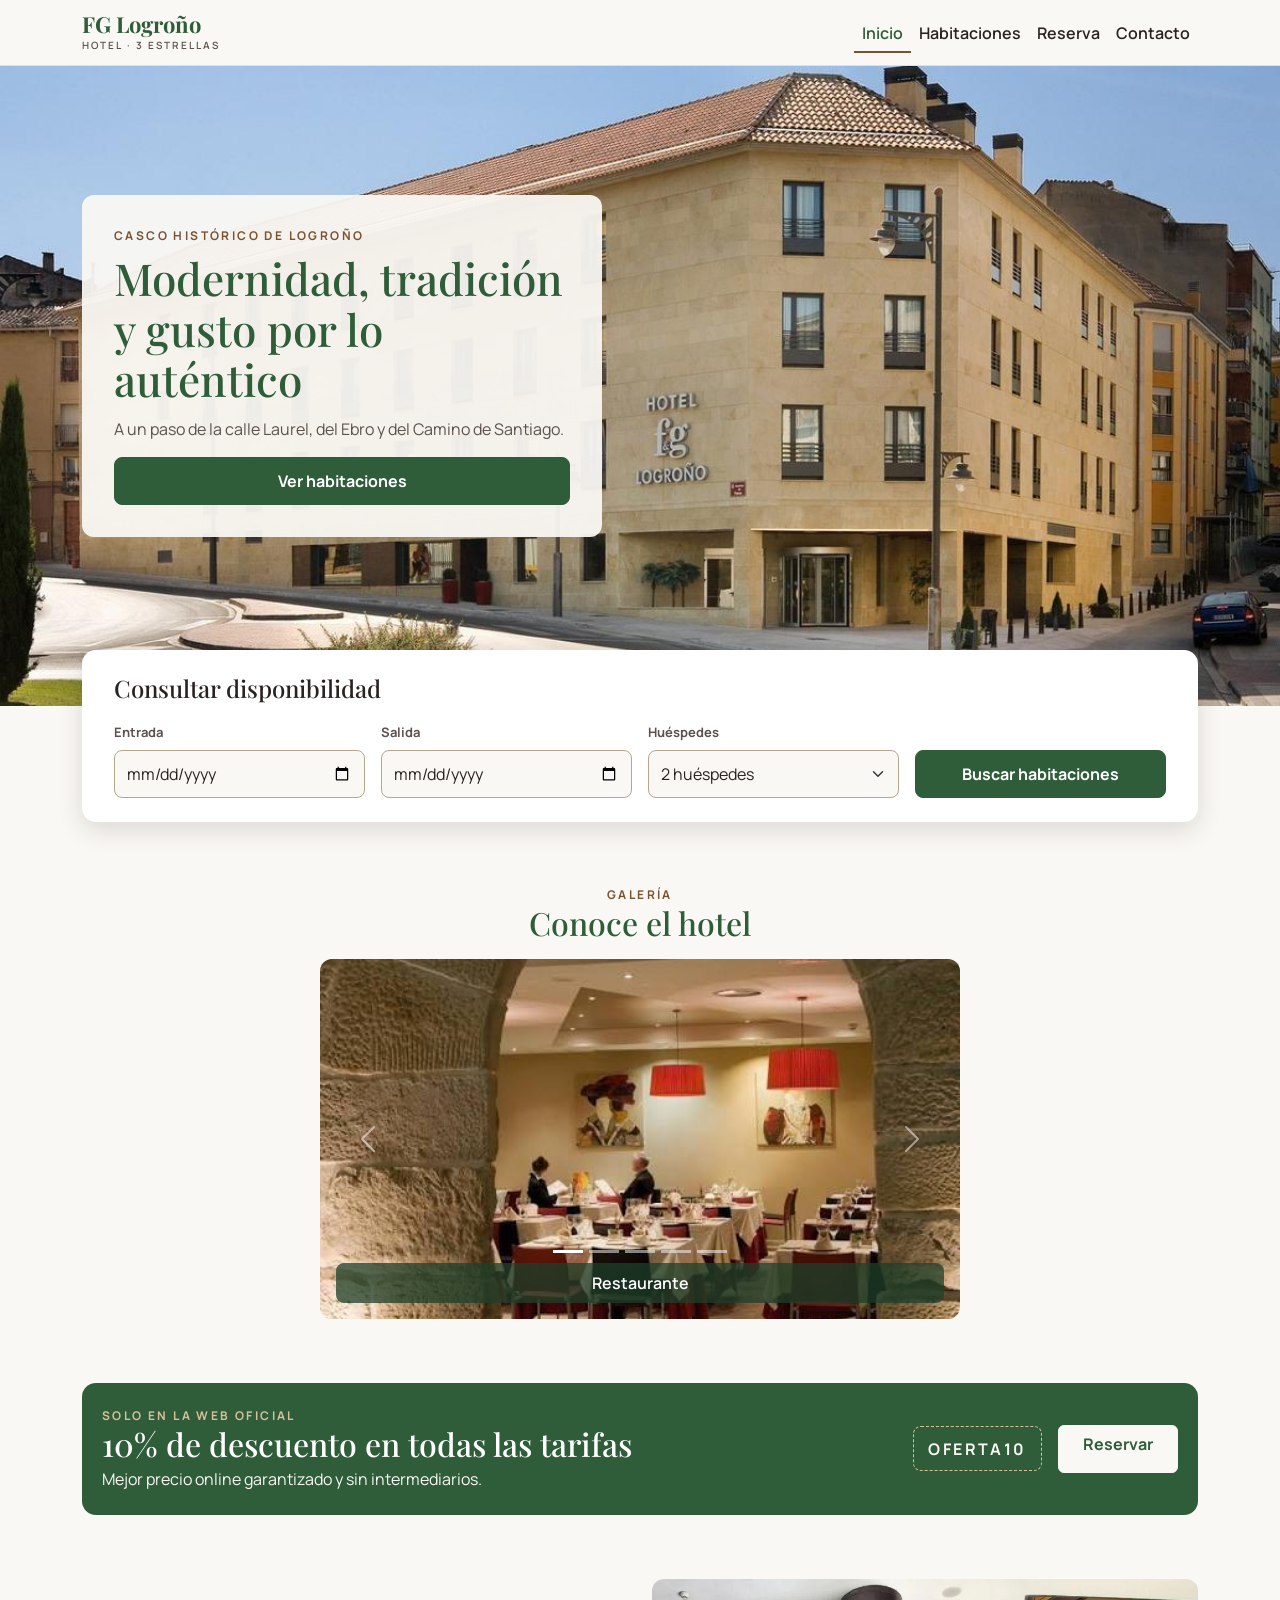
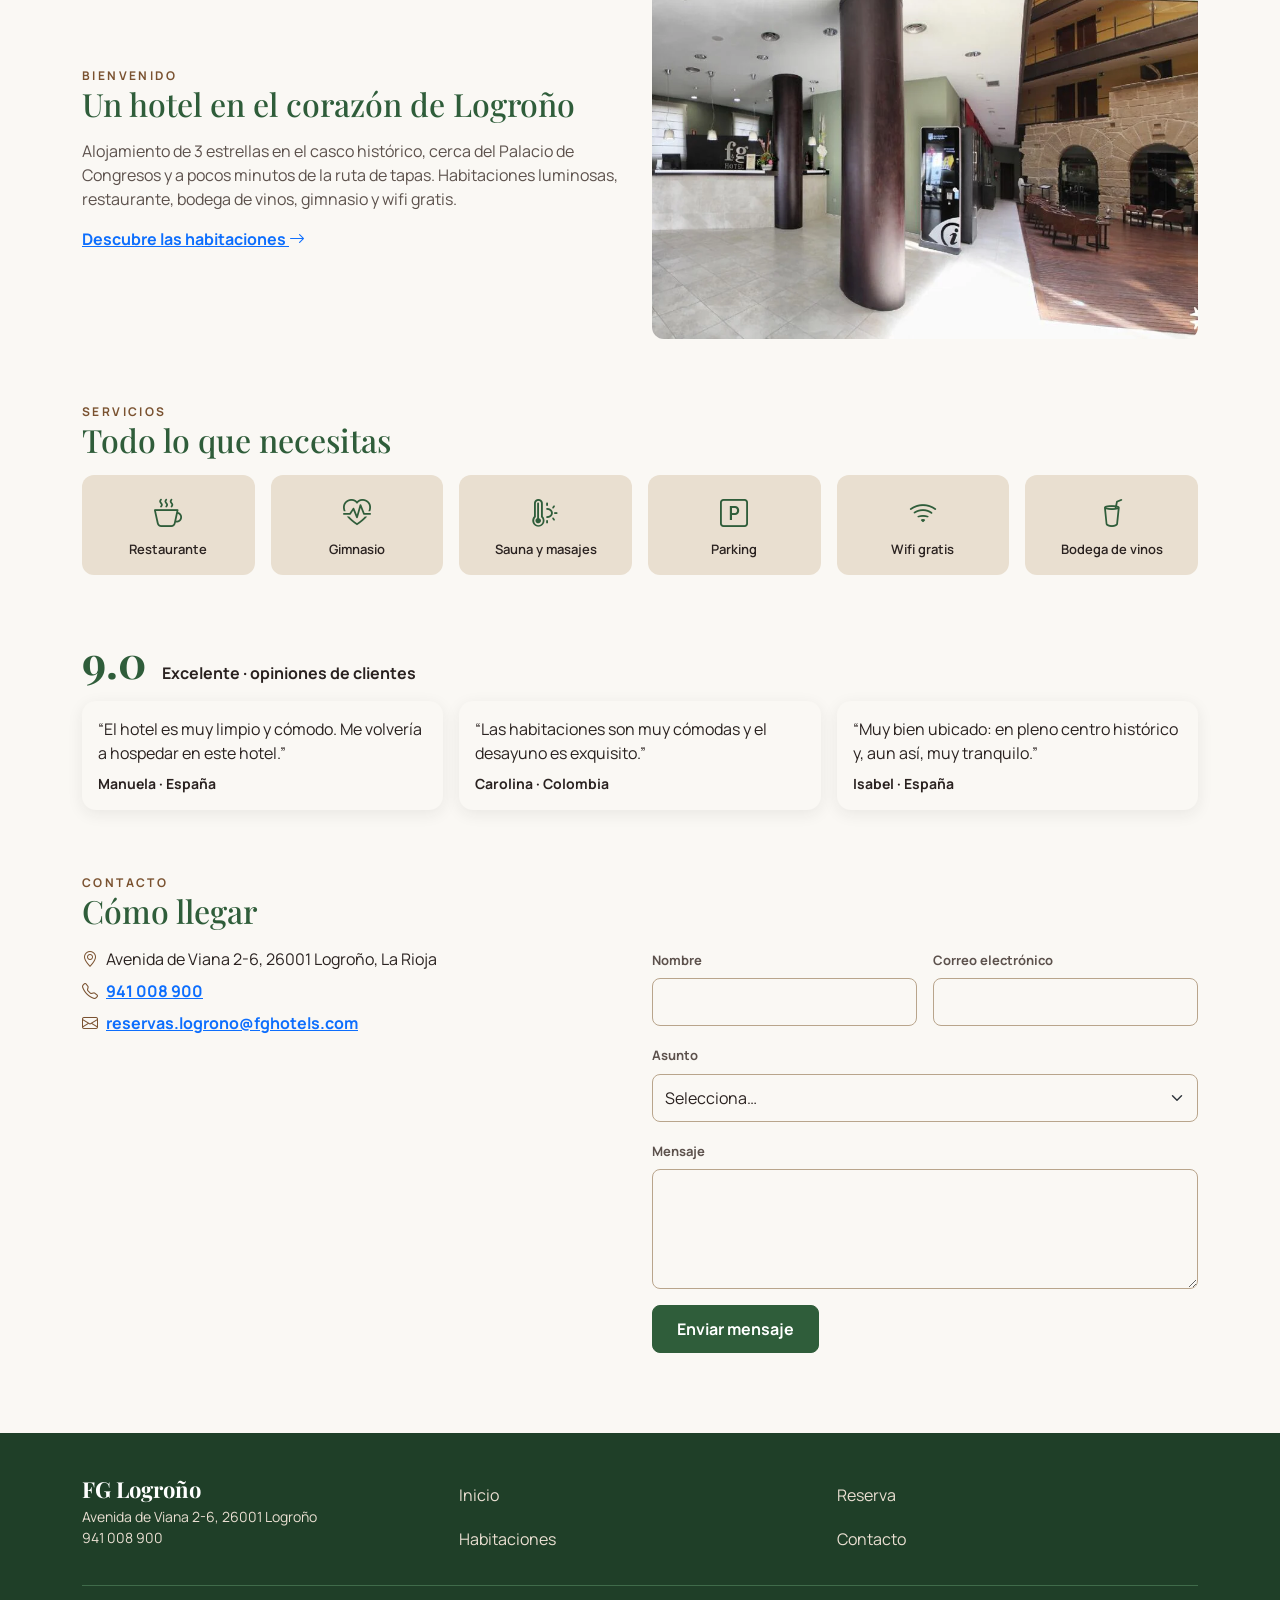
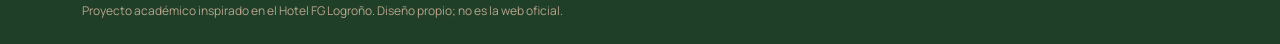
<file: index.html>
<!doctype html>
<html lang="es">
<head>
  <meta charset="utf-8">
  <meta name="viewport" content="width=device-width, initial-scale=1">
  <title>FG Logroño · Hotel en el casco histórico</title>
  <link rel="preconnect" href="https://fonts.googleapis.com">
  <link href="https://fonts.googleapis.com/css2?family=Manrope:wght@400;500;600;700&family=Playfair+Display:wght@500;600;700&display=swap" rel="stylesheet">
  <link href="https://cdn.jsdelivr.net/npm/bootstrap@5.3.3/dist/css/bootstrap.min.css" rel="stylesheet">
  <link href="https://cdn.jsdelivr.net/npm/bootstrap-icons@1.11.3/font/bootstrap-icons.min.css" rel="stylesheet">
  <link href="css/style.css" rel="stylesheet">
</head>
<body data-page="home">

<nav class="navbar navbar-expand-lg navbar-fg sticky-top">
  <div class="container">
    <a class="navbar-brand" href="index.html">FG Logroño<small>Hotel · 3 estrellas</small></a>
    <button class="navbar-toggler" type="button" data-bs-toggle="collapse" data-bs-target="#menu" aria-controls="menu" aria-expanded="false" aria-label="Abrir menú">
      <i class="bi bi-list fs-3"></i><i class="bi bi-x-lg fs-5"></i>
    </button>
    <div class="collapse navbar-collapse" id="menu">
      <ul class="navbar-nav ms-lg-auto">
        <li class="nav-item"><a class="nav-link active" aria-current="page" href="index.html">Inicio</a></li>
        <li class="nav-item"><a class="nav-link" href="rooms.html">Habitaciones</a></li>
        <li class="nav-item"><a class="nav-link" href="index.html#reserva">Reserva</a></li>
        <li class="nav-item"><a class="nav-link" href="index.html#contacto">Contacto</a></li>
      </ul>
    </div>
  </div>
</nav>

<header class="hero">
  <div class="container">
    <div class="hero-card">
      <div class="eyebrow">Casco histórico de Logroño</div>
      <h1>Modernidad, tradición y gusto por lo auténtico</h1>
      <p class="text-muted-fg">A un paso de la calle Laurel, del Ebro y del Camino de Santiago.</p>
      <a href="rooms.html" class="btn btn-fg w-100 w-lg-auto px-4">Ver habitaciones</a>
    </div>
  </div>
</header>

<!-- Buscador de reservas -->
<section id="reserva" class="container" aria-label="Buscador de reservas">
  <form class="booking needs-validation" action="available.html" method="get" data-search novalidate>
    <h2 class="h4 mb-3">Consultar disponibilidad</h2>
    <div class="row g-3 align-items-end">
      <div class="col-6 col-lg-3">
        <label for="entrada" class="form-label">Entrada</label>
        <input type="date" class="form-control" id="entrada" name="entrada" required>
        <div class="invalid-feedback">Elige la fecha de entrada.</div>
      </div>
      <div class="col-6 col-lg-3">
        <label for="salida" class="form-label">Salida</label>
        <input type="date" class="form-control" id="salida" name="salida" required>
        <div class="invalid-feedback">La salida debe ser posterior a la entrada.</div>
      </div>
      <div class="col-12 col-lg-3">
        <label for="huespedes" class="form-label">Huéspedes</label>
        <select class="form-select" id="huespedes" name="huespedes" required>
          <option value="1">1 huésped</option>
          <option value="2" selected>2 huéspedes</option>
          <option value="3">3 huéspedes</option>
        </select>
      </div>
      <div class="col-12 col-lg-3 d-grid">
        <button type="submit" class="btn btn-fg">Buscar habitaciones</button>
      </div>
    </div>
  </form>
</section>

<!-- Carrusel -->
<section class="section pb-0" aria-label="Galería">
  <div class="container">
    <div class="eyebrow">Galería</div>
    <h2 class="mb-3">Conoce el hotel</h2>
    <div id="galeria" class="carousel slide" data-bs-ride="carousel">
      <div class="carousel-indicators">
        <button type="button" data-bs-target="#galeria" data-bs-slide-to="0" class="active" aria-current="true" aria-label="Imagen 1"></button>
        <button type="button" data-bs-target="#galeria" data-bs-slide-to="1" aria-label="Imagen 2"></button>
        <button type="button" data-bs-target="#galeria" data-bs-slide-to="2" aria-label="Imagen 3"></button>
        <button type="button" data-bs-target="#galeria" data-bs-slide-to="3" aria-label="Imagen 4"></button>
        <button type="button" data-bs-target="#galeria" data-bs-slide-to="4" aria-label="Imagen 5"></button>
      </div>
      <div class="carousel-inner">
        <div class="carousel-item active"><img src="img/carrusel-1.jpg" class="d-block w-100 img-ph" alt="Restaurante del hotel"><div class="carousel-caption"><p class="mb-0 fw-semibold">Restaurante</p></div></div>
        <div class="carousel-item"><img src="img/carrusel-2.jpg" class="d-block w-100 img-ph" alt="Gimnasio"><div class="carousel-caption"><p class="mb-0 fw-semibold">Sauna</p></div></div>
        <div class="carousel-item"><img src="img/carrusel-3.jpg" class="d-block w-100 img-ph" alt="Sauna"><div class="carousel-caption"><p class="mb-0 fw-semibold">Gimnasio</p></div></div>
        <div class="carousel-item"><img src="img/carrusel-4.jpg" class="d-block w-100 img-ph" alt="Interiores del hotel"><div class="carousel-caption"><p class="mb-0 fw-semibold">Interiores</p></div></div>
        <div class="carousel-item"><img src="img/carrusel-5.jpg" class="d-block w-100 img-ph" alt="Cafetería Rua Vieja"><div class="carousel-caption"><p class="mb-0 fw-semibold">Cafetería Rua Vieja</p></div></div>
      </div>
      <button class="carousel-control-prev" type="button" data-bs-target="#galeria" data-bs-slide="prev"><span class="carousel-control-prev-icon" aria-hidden="true"></span><span class="visually-hidden">Anterior</span></button>
      <button class="carousel-control-next" type="button" data-bs-target="#galeria" data-bs-slide="next"><span class="carousel-control-next-icon" aria-hidden="true"></span><span class="visually-hidden">Siguiente</span></button>
    </div>
  </div>
</section>

<!-- Oferta -->
<section class="section pb-0" aria-label="Oferta">
  <div class="container">
    <div class="offer d-flex flex-column flex-lg-row align-items-lg-center justify-content-lg-between gap-3">
      <div>
        <div class="eyebrow">Solo en la web oficial</div>
        <h2 class="mb-1">10% de descuento en todas las tarifas</h2>
        <p class="mb-0">Mejor precio online garantizado y sin intermediarios.</p>
      </div>
      <div class="d-flex align-items-center gap-3">
        <span class="promo-code">OFERTA10</span>
        <a href="#reserva" class="btn btn-cream px-4">Reservar</a>
      </div>
    </div>
  </div>
</section>

<!-- Sobre el hotel -->
<section class="section" aria-label="Sobre el hotel">
  <div class="container">
    <div class="row g-4 align-items-center">
      <div class="col-lg-6 order-lg-2"><img src="img/sobre-hotel.jpg" class="img-ph img-about" alt="Recepción del hotel"></div>
      <div class="col-lg-6 order-lg-1">
        <div class="eyebrow">Bienvenido</div>
        <h2 class="mb-3">Un hotel en el corazón de Logroño</h2>
        <p class="text-muted-fg">Alojamiento de 3 estrellas en el casco histórico, cerca del Palacio de Congresos y a pocos minutos de la ruta de tapas. Habitaciones luminosas, restaurante, bodega de vinos, gimnasio y wifi gratis.</p>
        <a href="rooms.html" class="fw-bold">Descubre las habitaciones <i class="bi bi-arrow-right"></i></a>
      </div>
    </div>
  </div>
</section>

<!-- Servicios -->
<section class="section pt-0" aria-label="Servicios">
  <div class="container">
    <div class="eyebrow">Servicios</div>
    <h2 class="mb-3">Todo lo que necesitas</h2>
    <div class="row row-cols-3 row-cols-lg-6 g-3">
      <div class="col"><div class="service"><i class="bi bi-cup-hot"></i>Restaurante</div></div>
      <div class="col"><div class="service"><i class="bi bi-heart-pulse"></i>Gimnasio</div></div>
      <div class="col"><div class="service"><i class="bi bi-thermometer-sun"></i>Sauna y masajes</div></div>
      <div class="col"><div class="service"><i class="bi bi-p-square"></i>Parking</div></div>
      <div class="col"><div class="service"><i class="bi bi-wifi"></i>Wifi gratis</div></div>
      <div class="col"><div class="service"><i class="bi bi-cup-straw"></i>Bodega de vinos</div></div>
    </div>
  </div>
</section>

<!-- Opiniones -->
<section class="section pt-0" aria-label="Opiniones">
  <div class="container">
    <div class="d-flex align-items-baseline gap-3 mb-3">
      <span class="score">9.0</span><span class="fw-bold">Excelente · opiniones de clientes</span>
    </div>
    <div class="row row-cols-1 row-cols-lg-3 g-3">
      <div class="col"><figure class="card card-fg h-100 p-3 mb-0"><blockquote class="mb-2">“El hotel es muy limpio y cómodo. Me volvería a hospedar en este hotel.”</blockquote><figcaption class="small fw-bold">Manuela · España</figcaption></figure></div>
      <div class="col"><figure class="card card-fg h-100 p-3 mb-0"><blockquote class="mb-2">“Las habitaciones son muy cómodas y el desayuno es exquisito.”</blockquote><figcaption class="small fw-bold">Carolina · Colombia</figcaption></figure></div>
      <div class="col"><figure class="card card-fg h-100 p-3 mb-0"><blockquote class="mb-2">“Muy bien ubicado: en pleno centro histórico y, aun así, muy tranquilo.”</blockquote><figcaption class="small fw-bold">Isabel · España</figcaption></figure></div>
    </div>
  </div>
</section>

<!-- Contacto -->
<section id="contacto" class="section pt-0" aria-label="Contacto">
  <div class="container">
    <div class="eyebrow">Contacto</div>
    <h2 class="mb-3">Cómo llegar</h2>
    <div class="row g-4">
      <div class="col-lg-6">
        <ul class="list-unstyled contact-list mb-3">
          <li class="mb-2"><i class="bi bi-geo-alt"></i>Avenida de Viana 2-6, 26001 Logroño, La Rioja</li>
          <li class="mb-2"><i class="bi bi-telephone"></i><a href="tel:941008900" class="fw-bold">941 008 900</a></li>
          <li><i class="bi bi-envelope"></i><a href="mailto:reservas.logrono@fghotels.com" class="fw-bold">reservas.logrono@fghotels.com</a></li>
        </ul>
        <iframe class="map-frame" title="Ubicación del hotel en Logroño" loading="lazy"
          src="https://www.google.com/maps?q=Avenida+de+Viana+2-6,+26001+Logro%C3%B1o&output=embed"></iframe>
      </div>
      <div class="col-lg-6">
        <form id="contactForm" class="needs-validation" novalidate>
          <div class="row g-3">
            <div class="col-md-6"><label for="cNombre" class="form-label">Nombre</label><input type="text" class="form-control" id="cNombre" required><div class="invalid-feedback">Indica tu nombre.</div></div>
            <div class="col-md-6"><label for="cEmail" class="form-label">Correo electrónico</label><input type="email" class="form-control" id="cEmail" required><div class="invalid-feedback">Introduce un correo válido.</div></div>
            <div class="col-12"><label for="cAsunto" class="form-label">Asunto</label>
              <select class="form-select" id="cAsunto" required><option value="">Selecciona…</option><option>Pregunta general</option><option>Mi reserva</option><option>Grupos y eventos</option></select>
              <div class="invalid-feedback">Elige un asunto.</div></div>
            <div class="col-12"><label for="cMensaje" class="form-label">Mensaje</label><textarea class="form-control" id="cMensaje" required></textarea><div class="invalid-feedback">Escribe tu mensaje.</div></div>
            <div class="col-12"><button type="submit" class="btn btn-fg px-4">Enviar mensaje</button></div>
            <div class="col-12"><div id="contactOk" class="alert alert-success d-none mb-0" role="status">Mensaje enviado (simulación). ¡Gracias!</div></div>
          </div>
        </form>
      </div>
    </div>
  </div>
</section>

<footer class="site-footer">
  <div class="container">
    <div class="row g-3">
      <div class="col-md-4"><div class="brand">FG Logroño</div><p class="small mb-0">Avenida de Viana 2-6, 26001 Logroño<br>941 008 900</p></div>
      <div class="col-6 col-md-4 d-flex flex-column"><a href="index.html">Inicio</a><a href="rooms.html">Habitaciones</a></div>
      <div class="col-6 col-md-4 d-flex flex-column"><a href="index.html#reserva">Reserva</a><a href="index.html#contacto">Contacto</a></div>
    </div>
    <div class="legal">Proyecto académico inspirado en el Hotel FG Logroño. Diseño propio; no es la web oficial.</div>
  </div>
</footer>

<script src="https://cdn.jsdelivr.net/npm/bootstrap@5.3.3/dist/js/bootstrap.bundle.min.js"></script>
<script src="js/main.js"></script>
</body>
</html>
</file>
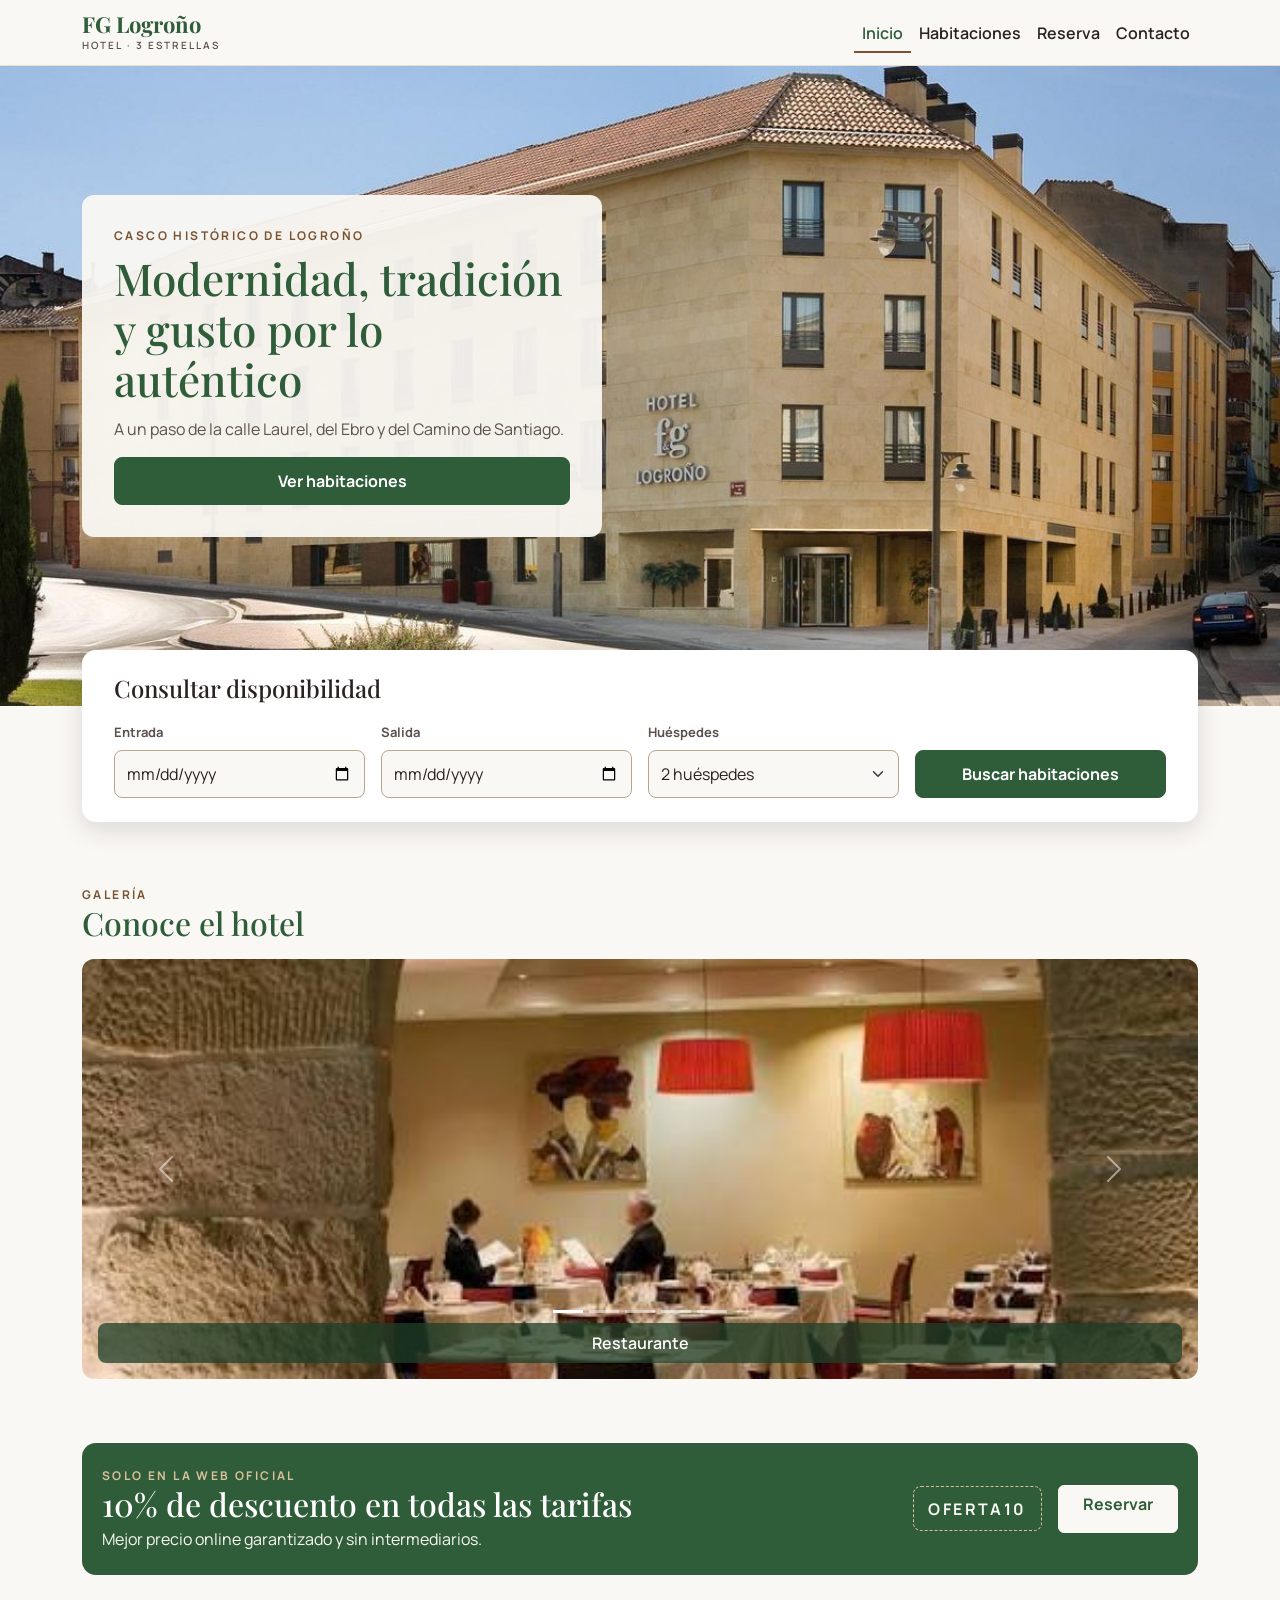
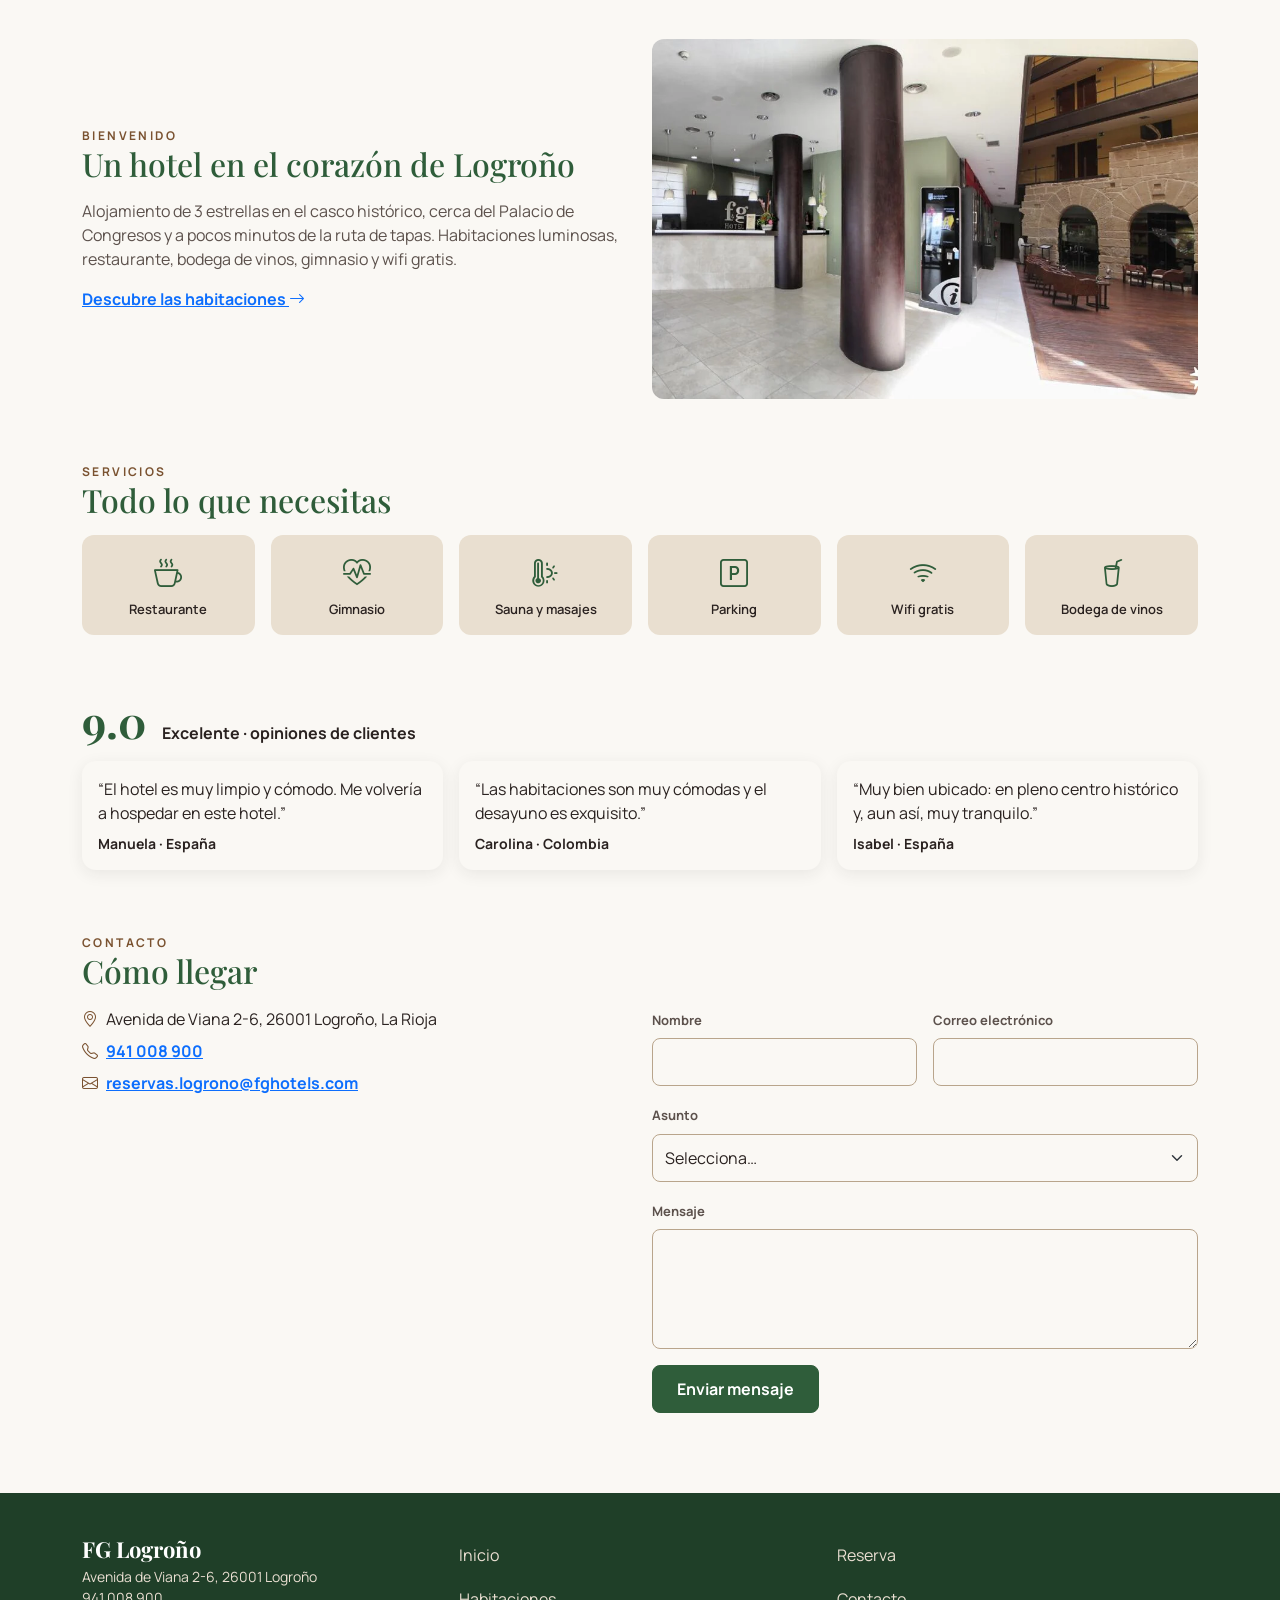
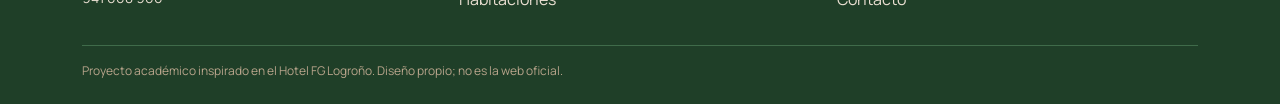
<file: fg-hotel/index.html>
<!doctype html>
<html lang="es">
<head>
  <meta charset="utf-8">
  <meta name="viewport" content="width=device-width, initial-scale=1">
  <title>FG Logroño · Hotel en el casco histórico</title>
  <link rel="preconnect" href="https://fonts.googleapis.com">
  <link href="https://fonts.googleapis.com/css2?family=Manrope:wght@400;500;600;700&family=Playfair+Display:wght@500;600;700&display=swap" rel="stylesheet">
  <link href="https://cdn.jsdelivr.net/npm/bootstrap@5.3.3/dist/css/bootstrap.min.css" rel="stylesheet">
  <link href="https://cdn.jsdelivr.net/npm/bootstrap-icons@1.11.3/font/bootstrap-icons.min.css" rel="stylesheet">
  <link href="css/style.css" rel="stylesheet">
</head>
<body data-page="home">

<nav class="navbar navbar-expand-lg navbar-fg sticky-top">
  <div class="container">
    <a class="navbar-brand" href="index.html">FG Logroño<small>Hotel · 3 estrellas</small></a>
    <button class="navbar-toggler" type="button" data-bs-toggle="collapse" data-bs-target="#menu" aria-controls="menu" aria-expanded="false" aria-label="Abrir menú">
      <i class="bi bi-list fs-3"></i><i class="bi bi-x-lg fs-5"></i>
    </button>
    <div class="collapse navbar-collapse" id="menu">
      <ul class="navbar-nav ms-lg-auto">
        <li class="nav-item"><a class="nav-link active" aria-current="page" href="index.html">Inicio</a></li>
        <li class="nav-item"><a class="nav-link" href="rooms.html">Habitaciones</a></li>
        <li class="nav-item"><a class="nav-link" href="index.html#reserva">Reserva</a></li>
        <li class="nav-item"><a class="nav-link" href="index.html#contacto">Contacto</a></li>
      </ul>
    </div>
  </div>
</nav>

<header class="hero">
  <div class="container">
    <div class="hero-card">
      <div class="eyebrow">Casco histórico de Logroño</div>
      <h1>Modernidad, tradición y gusto por lo auténtico</h1>
      <p class="text-muted-fg">A un paso de la calle Laurel, del Ebro y del Camino de Santiago.</p>
      <a href="rooms.html" class="btn btn-fg w-100 w-lg-auto px-4">Ver habitaciones</a>
    </div>
  </div>
</header>

<!-- Buscador de reservas -->
<section id="reserva" class="container" aria-label="Buscador de reservas">
  <form class="booking needs-validation" action="available.html" method="get" data-search novalidate>
    <h2 class="h4 mb-3">Consultar disponibilidad</h2>
    <div class="row g-3 align-items-end">
      <div class="col-6 col-lg-3">
        <label for="entrada" class="form-label">Entrada</label>
        <input type="date" class="form-control" id="entrada" name="entrada" required>
        <div class="invalid-feedback">Elige la fecha de entrada.</div>
      </div>
      <div class="col-6 col-lg-3">
        <label for="salida" class="form-label">Salida</label>
        <input type="date" class="form-control" id="salida" name="salida" required>
        <div class="invalid-feedback">La salida debe ser posterior a la entrada.</div>
      </div>
      <div class="col-12 col-lg-3">
        <label for="huespedes" class="form-label">Huéspedes</label>
        <select class="form-select" id="huespedes" name="huespedes" required>
          <option value="1">1 huésped</option>
          <option value="2" selected>2 huéspedes</option>
          <option value="3">3 huéspedes</option>
        </select>
      </div>
      <div class="col-12 col-lg-3 d-grid">
        <button type="submit" class="btn btn-fg">Buscar habitaciones</button>
      </div>
    </div>
  </form>
</section>

<!-- Carrusel -->
<section class="section pb-0" aria-label="Galería">
  <div class="container">
    <div class="eyebrow">Galería</div>
    <h2 class="mb-3">Conoce el hotel</h2>
    <div id="galeria" class="carousel slide" data-bs-ride="carousel">
      <div class="carousel-indicators">
        <button type="button" data-bs-target="#galeria" data-bs-slide-to="0" class="active" aria-current="true" aria-label="Imagen 1"></button>
        <button type="button" data-bs-target="#galeria" data-bs-slide-to="1" aria-label="Imagen 2"></button>
        <button type="button" data-bs-target="#galeria" data-bs-slide-to="2" aria-label="Imagen 3"></button>
        <button type="button" data-bs-target="#galeria" data-bs-slide-to="3" aria-label="Imagen 4"></button>
        <button type="button" data-bs-target="#galeria" data-bs-slide-to="4" aria-label="Imagen 5"></button>
      </div>
      <div class="carousel-inner">
        <div class="carousel-item active"><img src="img/carrusel-1.jpg" class="d-block w-100 img-ph" alt="Restaurante del hotel"><div class="carousel-caption"><p class="mb-0 fw-semibold">Restaurante</p></div></div>
        <div class="carousel-item"><img src="img/carrusel-2.jpg" class="d-block w-100 img-ph" alt="Gimnasio"><div class="carousel-caption"><p class="mb-0 fw-semibold">Gimnasio</p></div></div>
        <div class="carousel-item"><img src="img/carrusel-3.jpg" class="d-block w-100 img-ph" alt="Sauna"><div class="carousel-caption"><p class="mb-0 fw-semibold">Sauna</p></div></div>
        <div class="carousel-item"><img src="img/carrusel-4.jpg" class="d-block w-100 img-ph" alt="Interiores del hotel"><div class="carousel-caption"><p class="mb-0 fw-semibold">Interiores</p></div></div>
        <div class="carousel-item"><img src="img/carrusel-5.jpg" class="d-block w-100 img-ph" alt="Cafetería Rua Vieja"><div class="carousel-caption"><p class="mb-0 fw-semibold">Cafetería Rua Vieja</p></div></div>
      </div>
      <button class="carousel-control-prev" type="button" data-bs-target="#galeria" data-bs-slide="prev"><span class="carousel-control-prev-icon" aria-hidden="true"></span><span class="visually-hidden">Anterior</span></button>
      <button class="carousel-control-next" type="button" data-bs-target="#galeria" data-bs-slide="next"><span class="carousel-control-next-icon" aria-hidden="true"></span><span class="visually-hidden">Siguiente</span></button>
    </div>
  </div>
</section>

<!-- Oferta -->
<section class="section pb-0" aria-label="Oferta">
  <div class="container">
    <div class="offer d-flex flex-column flex-lg-row align-items-lg-center justify-content-lg-between gap-3">
      <div>
        <div class="eyebrow">Solo en la web oficial</div>
        <h2 class="mb-1">10% de descuento en todas las tarifas</h2>
        <p class="mb-0">Mejor precio online garantizado y sin intermediarios.</p>
      </div>
      <div class="d-flex align-items-center gap-3">
        <span class="promo-code">OFERTA10</span>
        <a href="#reserva" class="btn btn-cream px-4">Reservar</a>
      </div>
    </div>
  </div>
</section>

<!-- Sobre el hotel -->
<section class="section" aria-label="Sobre el hotel">
  <div class="container">
    <div class="row g-4 align-items-center">
      <div class="col-lg-6 order-lg-2"><img src="img/sobre-hotel.jpg" class="img-ph img-about" alt="Recepción del hotel"></div>
      <div class="col-lg-6 order-lg-1">
        <div class="eyebrow">Bienvenido</div>
        <h2 class="mb-3">Un hotel en el corazón de Logroño</h2>
        <p class="text-muted-fg">Alojamiento de 3 estrellas en el casco histórico, cerca del Palacio de Congresos y a pocos minutos de la ruta de tapas. Habitaciones luminosas, restaurante, bodega de vinos, gimnasio y wifi gratis.</p>
        <a href="rooms.html" class="fw-bold">Descubre las habitaciones <i class="bi bi-arrow-right"></i></a>
      </div>
    </div>
  </div>
</section>

<!-- Servicios -->
<section class="section pt-0" aria-label="Servicios">
  <div class="container">
    <div class="eyebrow">Servicios</div>
    <h2 class="mb-3">Todo lo que necesitas</h2>
    <div class="row row-cols-3 row-cols-lg-6 g-3">
      <div class="col"><div class="service"><i class="bi bi-cup-hot"></i>Restaurante</div></div>
      <div class="col"><div class="service"><i class="bi bi-heart-pulse"></i>Gimnasio</div></div>
      <div class="col"><div class="service"><i class="bi bi-thermometer-sun"></i>Sauna y masajes</div></div>
      <div class="col"><div class="service"><i class="bi bi-p-square"></i>Parking</div></div>
      <div class="col"><div class="service"><i class="bi bi-wifi"></i>Wifi gratis</div></div>
      <div class="col"><div class="service"><i class="bi bi-cup-straw"></i>Bodega de vinos</div></div>
    </div>
  </div>
</section>

<!-- Opiniones -->
<section class="section pt-0" aria-label="Opiniones">
  <div class="container">
    <div class="d-flex align-items-baseline gap-3 mb-3">
      <span class="score">9.0</span><span class="fw-bold">Excelente · opiniones de clientes</span>
    </div>
    <div class="row row-cols-1 row-cols-lg-3 g-3">
      <div class="col"><figure class="card card-fg h-100 p-3 mb-0"><blockquote class="mb-2">“El hotel es muy limpio y cómodo. Me volvería a hospedar en este hotel.”</blockquote><figcaption class="small fw-bold">Manuela · España</figcaption></figure></div>
      <div class="col"><figure class="card card-fg h-100 p-3 mb-0"><blockquote class="mb-2">“Las habitaciones son muy cómodas y el desayuno es exquisito.”</blockquote><figcaption class="small fw-bold">Carolina · Colombia</figcaption></figure></div>
      <div class="col"><figure class="card card-fg h-100 p-3 mb-0"><blockquote class="mb-2">“Muy bien ubicado: en pleno centro histórico y, aun así, muy tranquilo.”</blockquote><figcaption class="small fw-bold">Isabel · España</figcaption></figure></div>
    </div>
  </div>
</section>

<!-- Contacto -->
<section id="contacto" class="section pt-0" aria-label="Contacto">
  <div class="container">
    <div class="eyebrow">Contacto</div>
    <h2 class="mb-3">Cómo llegar</h2>
    <div class="row g-4">
      <div class="col-lg-6">
        <ul class="list-unstyled contact-list mb-3">
          <li class="mb-2"><i class="bi bi-geo-alt"></i>Avenida de Viana 2-6, 26001 Logroño, La Rioja</li>
          <li class="mb-2"><i class="bi bi-telephone"></i><a href="tel:941008900" class="fw-bold">941 008 900</a></li>
          <li><i class="bi bi-envelope"></i><a href="mailto:reservas.logrono@fghotels.com" class="fw-bold">reservas.logrono@fghotels.com</a></li>
        </ul>
        <iframe class="map-frame" title="Ubicación del hotel en Logroño" loading="lazy"
          src="https://www.google.com/maps?q=Avenida+de+Viana+2-6,+26001+Logro%C3%B1o&output=embed"></iframe>
      </div>
      <div class="col-lg-6">
        <form id="contactForm" class="needs-validation" novalidate>
          <div class="row g-3">
            <div class="col-md-6"><label for="cNombre" class="form-label">Nombre</label><input type="text" class="form-control" id="cNombre" required><div class="invalid-feedback">Indica tu nombre.</div></div>
            <div class="col-md-6"><label for="cEmail" class="form-label">Correo electrónico</label><input type="email" class="form-control" id="cEmail" required><div class="invalid-feedback">Introduce un correo válido.</div></div>
            <div class="col-12"><label for="cAsunto" class="form-label">Asunto</label>
              <select class="form-select" id="cAsunto" required><option value="">Selecciona…</option><option>Pregunta general</option><option>Mi reserva</option><option>Grupos y eventos</option></select>
              <div class="invalid-feedback">Elige un asunto.</div></div>
            <div class="col-12"><label for="cMensaje" class="form-label">Mensaje</label><textarea class="form-control" id="cMensaje" required></textarea><div class="invalid-feedback">Escribe tu mensaje.</div></div>
            <div class="col-12"><button type="submit" class="btn btn-fg px-4">Enviar mensaje</button></div>
            <div class="col-12"><div id="contactOk" class="alert alert-success d-none mb-0" role="status">Mensaje enviado (simulación). ¡Gracias!</div></div>
          </div>
        </form>
      </div>
    </div>
  </div>
</section>

<footer class="site-footer">
  <div class="container">
    <div class="row g-3">
      <div class="col-md-4"><div class="brand">FG Logroño</div><p class="small mb-0">Avenida de Viana 2-6, 26001 Logroño<br>941 008 900</p></div>
      <div class="col-6 col-md-4 d-flex flex-column"><a href="index.html">Inicio</a><a href="rooms.html">Habitaciones</a></div>
      <div class="col-6 col-md-4 d-flex flex-column"><a href="index.html#reserva">Reserva</a><a href="index.html#contacto">Contacto</a></div>
    </div>
    <div class="legal">Proyecto académico inspirado en el Hotel FG Logroño. Diseño propio; no es la web oficial.</div>
  </div>
</footer>

<script src="https://cdn.jsdelivr.net/npm/bootstrap@5.3.3/dist/js/bootstrap.bundle.min.js"></script>
<script src="js/main.js"></script>
</body>
</html>
</file>
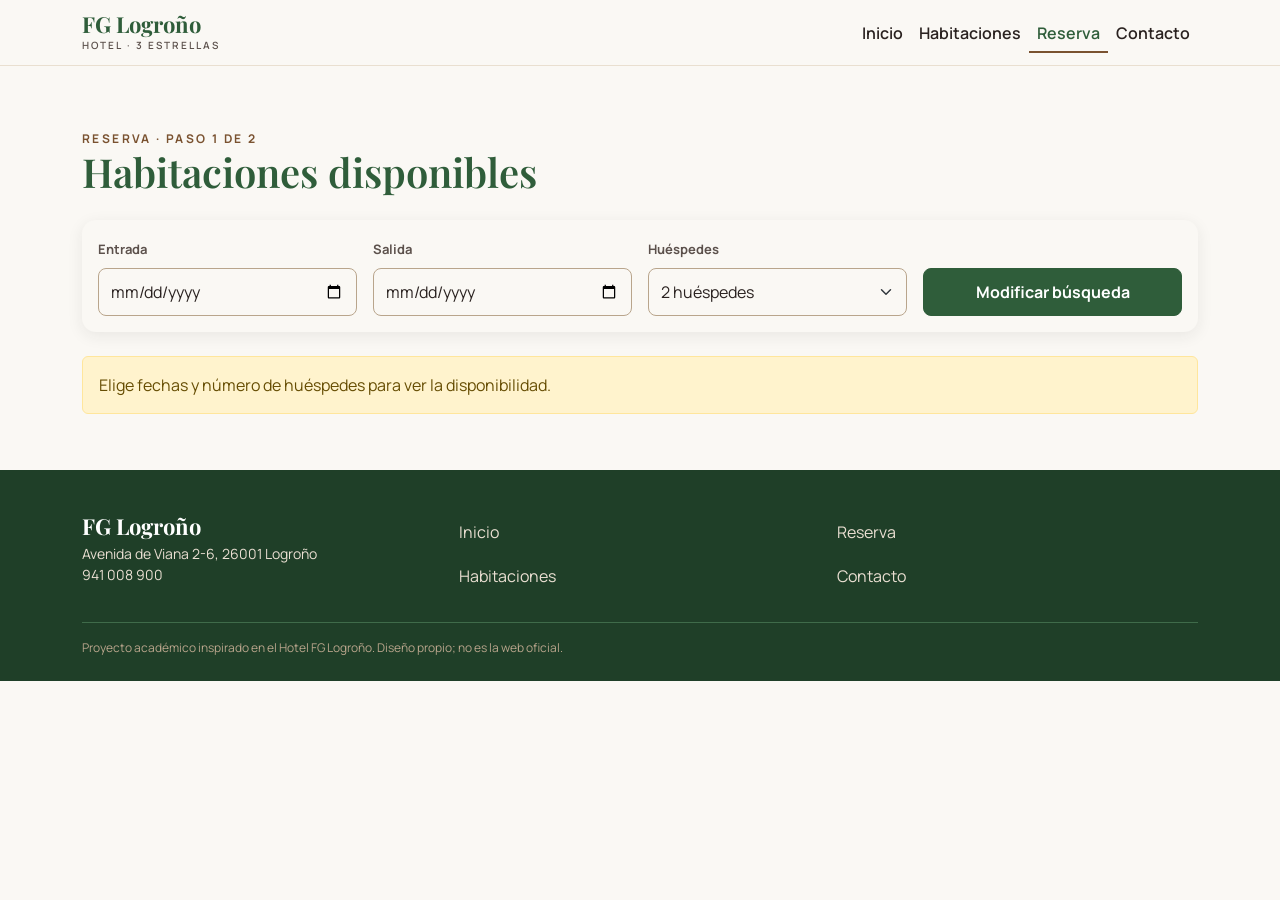
<file: available.html>
<!doctype html>
<html lang="es">
<head>
  <meta charset="utf-8">
  <meta name="viewport" content="width=device-width, initial-scale=1">
  <title>Habitaciones disponibles · FG Logroño</title>
  <link rel="preconnect" href="https://fonts.googleapis.com">
  <link href="https://fonts.googleapis.com/css2?family=Manrope:wght@400;500;600;700&family=Playfair+Display:wght@500;600;700&display=swap" rel="stylesheet">
  <link href="https://cdn.jsdelivr.net/npm/bootstrap@5.3.3/dist/css/bootstrap.min.css" rel="stylesheet">
  <link href="https://cdn.jsdelivr.net/npm/bootstrap-icons@1.11.3/font/bootstrap-icons.min.css" rel="stylesheet">
  <link href="css/style.css" rel="stylesheet">
</head>
<body data-page="available">

<nav class="navbar navbar-expand-lg navbar-fg sticky-top">
  <div class="container">
    <a class="navbar-brand" href="index.html">FG Logroño<small>Hotel · 3 estrellas</small></a>
    <button class="navbar-toggler" type="button" data-bs-toggle="collapse" data-bs-target="#menu" aria-controls="menu" aria-expanded="false" aria-label="Abrir menú">
      <i class="bi bi-list fs-3"></i><i class="bi bi-x-lg fs-5"></i>
    </button>
    <div class="collapse navbar-collapse" id="menu">
      <ul class="navbar-nav ms-lg-auto">
        <li class="nav-item"><a class="nav-link" href="index.html">Inicio</a></li>
        <li class="nav-item"><a class="nav-link" href="rooms.html">Habitaciones</a></li>
        <li class="nav-item"><a class="nav-link active" aria-current="page" href="index.html#reserva">Reserva</a></li>
        <li class="nav-item"><a class="nav-link" href="index.html#contacto">Contacto</a></li>
      </ul>
    </div>
  </div>
</nav>

<main class="section">
  <div class="container">
    <div class="eyebrow">Reserva · Paso 1 de 2</div>
    <h1 class="display-6 fw-semibold mb-2">Habitaciones disponibles</h1>
    <p id="summary" class="text-muted-fg fw-semibold mb-4"></p>

    <!-- Modificar búsqueda -->
    <form class="card card-fg p-3 mb-4 needs-validation" action="available.html" method="get" data-search novalidate>
      <div class="row g-3 align-items-end">
        <div class="col-6 col-lg-3"><label for="entrada" class="form-label">Entrada</label><input type="date" class="form-control" id="entrada" name="entrada" required></div>
        <div class="col-6 col-lg-3"><label for="salida" class="form-label">Salida</label><input type="date" class="form-control" id="salida" name="salida" required></div>
        <div class="col-12 col-lg-3"><label for="huespedes" class="form-label">Huéspedes</label>
          <select class="form-select" id="huespedes" name="huespedes"><option value="1">1 huésped</option><option value="2" selected>2 huéspedes</option><option value="3">3 huéspedes</option></select></div>
        <div class="col-12 col-lg-3 d-grid"><button type="submit" class="btn btn-fg">Modificar búsqueda</button></div>
      </div>
    </form>

    <div id="noSearch" class="alert alert-warning d-none" role="alert">Elige fechas y número de huéspedes para ver la disponibilidad.</div>
    <div id="noRooms" class="alert alert-warning d-none" role="alert">No hay habitaciones disponibles para ese número de huéspedes.</div>
    <div id="results" class="row g-4"></div>
  </div>
</main>

<footer class="site-footer">
  <div class="container">
    <div class="row g-3">
      <div class="col-md-4"><div class="brand">FG Logroño</div><p class="small mb-0">Avenida de Viana 2-6, 26001 Logroño<br>941 008 900</p></div>
      <div class="col-6 col-md-4 d-flex flex-column"><a href="index.html">Inicio</a><a href="rooms.html">Habitaciones</a></div>
      <div class="col-6 col-md-4 d-flex flex-column"><a href="index.html#reserva">Reserva</a><a href="index.html#contacto">Contacto</a></div>
    </div>
    <div class="legal">Proyecto académico inspirado en el Hotel FG Logroño. Diseño propio; no es la web oficial.</div>
  </div>
</footer>

<script src="https://cdn.jsdelivr.net/npm/bootstrap@5.3.3/dist/js/bootstrap.bundle.min.js"></script>
<script src="js/main.js"></script>
</body>
</html>
</file>
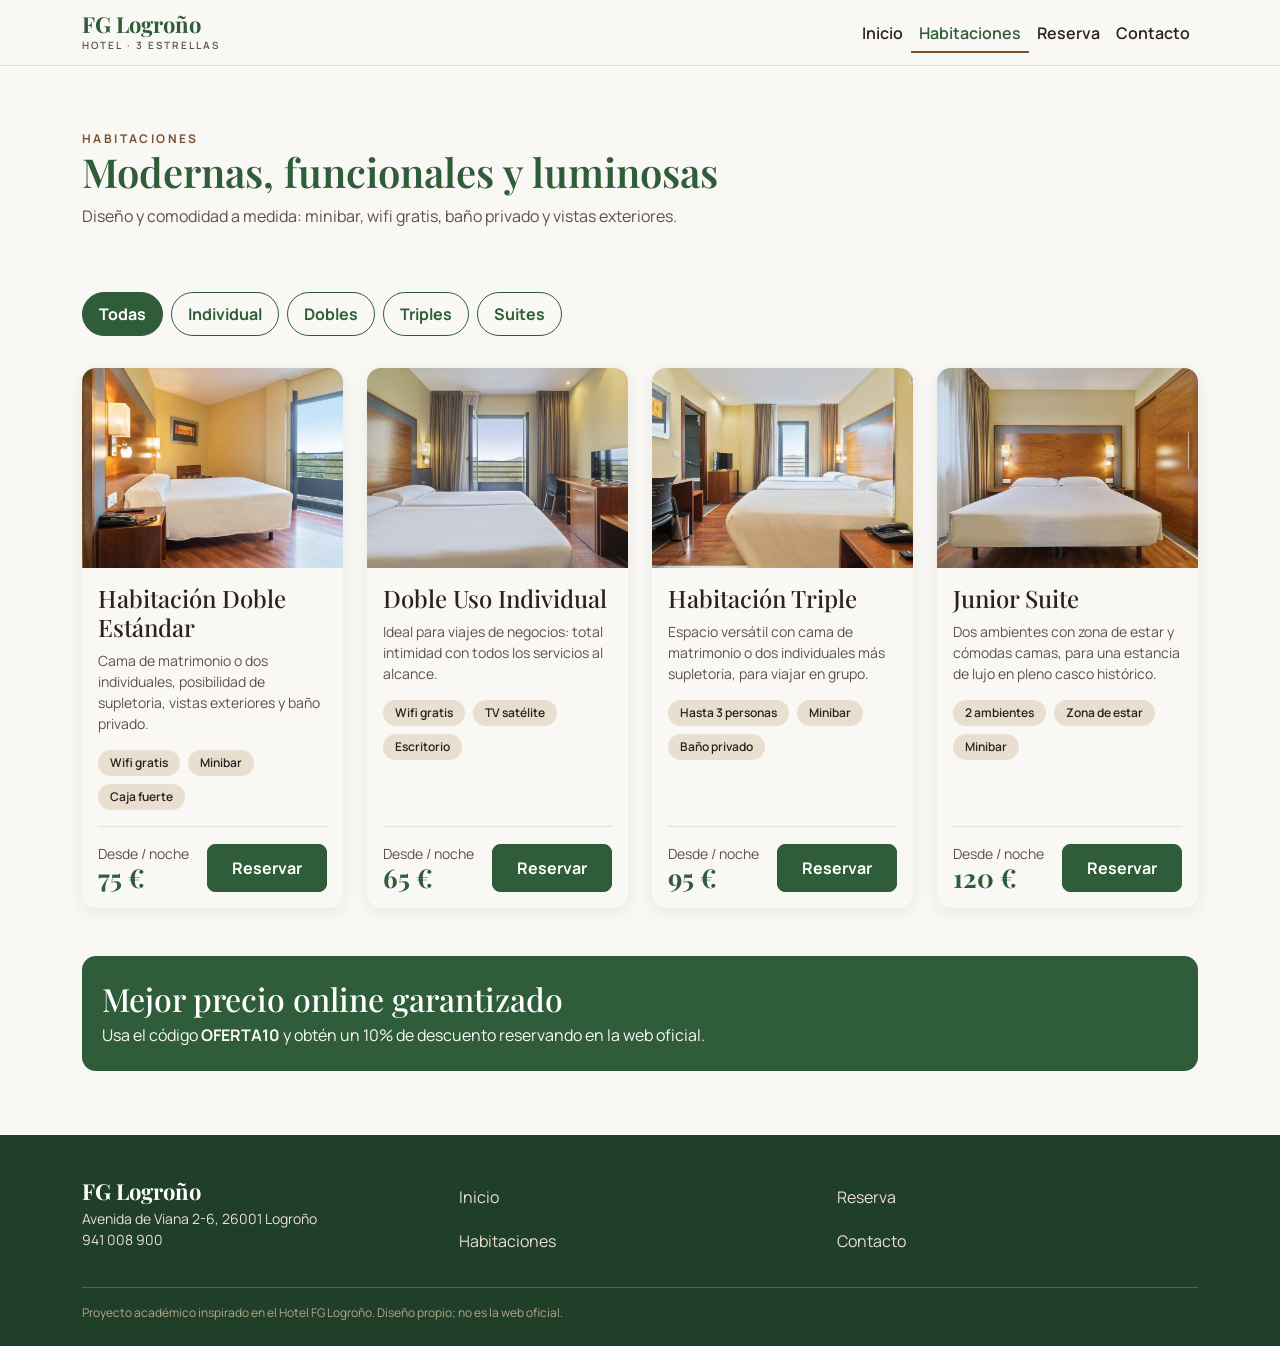
<file: rooms.html>
<!doctype html>
<html lang="es">
<head>
  <meta charset="utf-8">
  <meta name="viewport" content="width=device-width, initial-scale=1">
  <title>Habitaciones · FG Logroño</title>
  <link rel="preconnect" href="https://fonts.googleapis.com">
  <link href="https://fonts.googleapis.com/css2?family=Manrope:wght@400;500;600;700&family=Playfair+Display:wght@500;600;700&display=swap" rel="stylesheet">
  <link href="https://cdn.jsdelivr.net/npm/bootstrap@5.3.3/dist/css/bootstrap.min.css" rel="stylesheet">
  <link href="https://cdn.jsdelivr.net/npm/bootstrap-icons@1.11.3/font/bootstrap-icons.min.css" rel="stylesheet">
  <link href="css/style.css" rel="stylesheet">
</head>
<body data-page="rooms">

<nav class="navbar navbar-expand-lg navbar-fg sticky-top">
  <div class="container">
    <a class="navbar-brand" href="index.html">FG Logroño<small>Hotel · 3 estrellas</small></a>
    <button class="navbar-toggler" type="button" data-bs-toggle="collapse" data-bs-target="#menu" aria-controls="menu" aria-expanded="false" aria-label="Abrir menú">
      <i class="bi bi-list fs-3"></i><i class="bi bi-x-lg fs-5"></i>
    </button>
    <div class="collapse navbar-collapse" id="menu">
      <ul class="navbar-nav ms-lg-auto">
        <li class="nav-item"><a class="nav-link" href="index.html">Inicio</a></li>
        <li class="nav-item"><a class="nav-link active" aria-current="page" href="rooms.html">Habitaciones</a></li>
        <li class="nav-item"><a class="nav-link" href="index.html#reserva">Reserva</a></li>
        <li class="nav-item"><a class="nav-link" href="index.html#contacto">Contacto</a></li>
      </ul>
    </div>
  </div>
</nav>

<header class="section pb-0">
  <div class="container">
    <div class="eyebrow">Habitaciones</div>
    <h1 class="display-6 fw-semibold mb-2">Modernas, funcionales y luminosas</h1>
    <p class="text-muted-fg mb-0">Diseño y comodidad a medida: minibar, wifi gratis, baño privado y vistas exteriores.</p>
  </div>
</header>

<main class="section">
  <div class="container">
    <div class="d-flex gap-2 overflow-auto pb-3 mb-3" role="group" aria-label="Filtrar por tipo">
      <button type="button" class="btn btn-outline-fg rounded-pill px-3 active" data-filter="all">Todas</button>
      <button type="button" class="btn btn-outline-fg rounded-pill px-3" data-filter="individual">Individual</button>
      <button type="button" class="btn btn-outline-fg rounded-pill px-3" data-filter="doble">Dobles</button>
      <button type="button" class="btn btn-outline-fg rounded-pill px-3" data-filter="triple">Triples</button>
      <button type="button" class="btn btn-outline-fg rounded-pill px-3" data-filter="suite">Suites</button>
    </div>

    <div class="row row-cols-1 row-cols-md-2 row-cols-xl-4 g-4">
      <div class="col" data-type="doble">
        <article class="card card-fg h-100">
          <img src="img/hab-doble.jpg" class="card-img-top img-ph img-card" alt="Habitación Doble Estándar">
          <div class="card-body d-flex flex-column">
            <h2 class="h4">Habitación Doble Estándar</h2>
            <p class="small text-muted-fg">Cama de matrimonio o dos individuales, posibilidad de supletoria, vistas exteriores y baño privado.</p>
            <div class="d-flex flex-wrap gap-2 mb-3"><span class="chip">Wifi gratis</span><span class="chip">Minibar</span><span class="chip">Caja fuerte</span></div>
            <div class="mt-auto d-flex justify-content-between align-items-end border-top pt-3">
              <div><div class="small text-muted-fg">Desde / noche</div><div class="price">75 €</div></div>
              <a href="index.html#reserva" class="btn btn-fg px-4">Reservar</a>
            </div>
          </div>
        </article>
      </div>
      <div class="col" data-type="individual">
        <article class="card card-fg h-100">
          <img src="img/hab-individual.jpg" class="card-img-top img-ph img-card" alt="Habitación Doble Uso Individual">
          <div class="card-body d-flex flex-column">
            <h2 class="h4">Doble Uso Individual</h2>
            <p class="small text-muted-fg">Ideal para viajes de negocios: total intimidad con todos los servicios al alcance.</p>
            <div class="d-flex flex-wrap gap-2 mb-3"><span class="chip">Wifi gratis</span><span class="chip">TV satélite</span><span class="chip">Escritorio</span></div>
            <div class="mt-auto d-flex justify-content-between align-items-end border-top pt-3">
              <div><div class="small text-muted-fg">Desde / noche</div><div class="price">65 €</div></div>
              <a href="index.html#reserva" class="btn btn-fg px-4">Reservar</a>
            </div>
          </div>
        </article>
      </div>
      <div class="col" data-type="triple">
        <article class="card card-fg h-100">
          <img src="img/hab-triple.jpg" class="card-img-top img-ph img-card" alt="Habitación Triple">
          <div class="card-body d-flex flex-column">
            <h2 class="h4">Habitación Triple</h2>
            <p class="small text-muted-fg">Espacio versátil con cama de matrimonio o dos individuales más supletoria, para viajar en grupo.</p>
            <div class="d-flex flex-wrap gap-2 mb-3"><span class="chip">Hasta 3 personas</span><span class="chip">Minibar</span><span class="chip">Baño privado</span></div>
            <div class="mt-auto d-flex justify-content-between align-items-end border-top pt-3">
              <div><div class="small text-muted-fg">Desde / noche</div><div class="price">95 €</div></div>
              <a href="index.html#reserva" class="btn btn-fg px-4">Reservar</a>
            </div>
          </div>
        </article>
      </div>
      <div class="col" data-type="suite">
        <article class="card card-fg h-100">
          <img src="img/hab-suite.jpg" class="card-img-top img-ph img-card" alt="Junior Suite">
          <div class="card-body d-flex flex-column">
            <h2 class="h4">Junior Suite</h2>
            <p class="small text-muted-fg">Dos ambientes con zona de estar y cómodas camas, para una estancia de lujo en pleno casco histórico.</p>
            <div class="d-flex flex-wrap gap-2 mb-3"><span class="chip">2 ambientes</span><span class="chip">Zona de estar</span><span class="chip">Minibar</span></div>
            <div class="mt-auto d-flex justify-content-between align-items-end border-top pt-3">
              <div><div class="small text-muted-fg">Desde / noche</div><div class="price">120 €</div></div>
              <a href="index.html#reserva" class="btn btn-fg px-4">Reservar</a>
            </div>
          </div>
        </article>
      </div>
    </div>

    <div class="offer mt-5">
      <h2 class="mb-1">Mejor precio online garantizado</h2>
      <p class="mb-0">Usa el código <strong>OFERTA10</strong> y obtén un 10% de descuento reservando en la web oficial.</p>
    </div>
  </div>
</main>

<footer class="site-footer">
  <div class="container">
    <div class="row g-3">
      <div class="col-md-4"><div class="brand">FG Logroño</div><p class="small mb-0">Avenida de Viana 2-6, 26001 Logroño<br>941 008 900</p></div>
      <div class="col-6 col-md-4 d-flex flex-column"><a href="index.html">Inicio</a><a href="rooms.html">Habitaciones</a></div>
      <div class="col-6 col-md-4 d-flex flex-column"><a href="index.html#reserva">Reserva</a><a href="index.html#contacto">Contacto</a></div>
    </div>
    <div class="legal">Proyecto académico inspirado en el Hotel FG Logroño. Diseño propio; no es la web oficial.</div>
  </div>
</footer>

<script src="https://cdn.jsdelivr.net/npm/bootstrap@5.3.3/dist/js/bootstrap.bundle.min.js"></script>
<script src="js/main.js"></script>
</body>
</html>
</file>
<file: css/style.css>
/* ===== FG Logroño · estilos propios sobre Bootstrap 5 ===== */
:root{
  --fg-green:#2F5D3A; --fg-dark:#1F3F28; --fg-cream:#FAF8F4; --fg-sand:#E9DFD0;
  --fg-brown:#7A5230; --fg-ink:#2A2220; --fg-muted:#5C514C; --fg-line:#B9A58C; --fg-gold:#D9BF9A;
  --bs-body-font-family:'Manrope',system-ui,sans-serif;
  --bs-body-bg:var(--fg-cream); --bs-body-color:var(--fg-ink);
  --bs-link-color:var(--fg-green); --bs-link-hover-color:var(--fg-dark);
}
h1,h2,h3,h4,h5,.font-display{font-family:'Playfair Display',serif;color:var(--fg-green)}
.section{padding:3rem 0}
@media(min-width:768px){.section{padding:4rem 0}}
section[id]{scroll-margin-top:80px}
.eyebrow{font-size:.75rem;letter-spacing:.2em;text-transform:uppercase;font-weight:700;color:var(--fg-brown)}
.text-muted-fg{color:var(--fg-muted)}
 
/* Navbar */
.navbar-fg{background:var(--fg-cream);border-bottom:1px solid var(--fg-sand);min-height:64px}
.navbar-brand{font-family:'Playfair Display',serif;font-weight:700;font-size:1.375rem;color:var(--fg-green);line-height:1}
.navbar-brand small{display:block;font:600 .625rem 'Manrope',sans-serif;letter-spacing:.2em;text-transform:uppercase;color:var(--fg-muted);margin-top:3px}
.navbar-toggler{width:44px;height:44px;padding:0;border:1px solid var(--fg-green);color:var(--fg-green);display:flex;align-items:center;justify-content:center}
.navbar-toggler:focus{box-shadow:0 0 0 .2rem rgba(47,93,58,.25)}
.navbar-toggler .bi-x-lg{display:none}
.navbar-toggler[aria-expanded="true"] .bi-x-lg{display:inline}
.navbar-toggler[aria-expanded="true"] .bi-list{display:none}
.navbar-nav .nav-link{color:var(--fg-ink);font-weight:600}
.navbar-nav .nav-link:hover,.navbar-nav .nav-link.active{color:var(--fg-green)}
@media(min-width:992px){.navbar-nav .nav-link.active{box-shadow:inset 0 -2px 0 var(--fg-brown)}}
@media(max-width:991.98px){
  .navbar-collapse{position:absolute;top:100%;left:0;right:0;background:var(--fg-dark);padding:1.5rem 1rem;z-index:1030}
  .navbar-collapse.show{min-height:calc(100dvh - 64px)}
  .navbar-nav .nav-link{display:flex;justify-content:space-between;align-items:center;min-height:64px;padding:0 .25rem;
    font-family:'Playfair Display',serif;font-size:1.625rem;color:var(--fg-cream);border-bottom:1px solid #3F6B4A}
  .navbar-nav .nav-link::after{content:"\f285";font-family:"bootstrap-icons";font-size:1.25rem}
  .navbar-nav .nav-link:hover{color:var(--fg-gold)}
  .navbar-nav .nav-link.active{color:var(--fg-gold);font-weight:700}
}
 
/* Botones y formularios */
.btn-fg{--bs-btn-color:#fff;--bs-btn-bg:var(--fg-green);--bs-btn-border-color:var(--fg-green);
  --bs-btn-hover-color:#fff;--bs-btn-hover-bg:var(--fg-dark);--bs-btn-hover-border-color:var(--fg-dark);
  --bs-btn-active-color:#fff;--bs-btn-active-bg:var(--fg-dark);--bs-btn-active-border-color:var(--fg-dark);
  --bs-btn-focus-shadow-rgb:47,93,58;--bs-btn-border-radius:8px;min-height:48px;font-weight:700;display:inline-flex;align-items:center;justify-content:center}
.btn-outline-fg{--bs-btn-color:var(--fg-green);--bs-btn-border-color:var(--fg-green);
  --bs-btn-hover-color:#fff;--bs-btn-hover-bg:var(--fg-green);--bs-btn-hover-border-color:var(--fg-green);
  --bs-btn-active-color:#fff;--bs-btn-active-bg:var(--fg-green);--bs-btn-active-border-color:var(--fg-green);
  --bs-btn-focus-shadow-rgb:47,93,58;min-height:44px;font-weight:700}
.btn-cream{--bs-btn-color:var(--fg-green);--bs-btn-bg:var(--fg-cream);--bs-btn-border-color:var(--fg-cream);
  --bs-btn-hover-color:var(--fg-dark);--bs-btn-hover-bg:#fff;--bs-btn-hover-border-color:#fff;min-height:48px;font-weight:700}
.form-label{font-weight:700;font-size:.8125rem;color:var(--fg-muted)}
.form-control,.form-select{min-height:48px;border-color:var(--fg-line);border-radius:8px}
textarea.form-control{min-height:120px}
.form-control:focus,.form-select:focus{border-color:var(--fg-green);box-shadow:0 0 0 .2rem rgba(47,93,58,.2)}
 
/* Hero y buscador */
.hero{min-height:460px;display:flex;align-items:flex-end;padding:1.5rem 0 4rem;
  background:var(--fg-line) url('../img/hero.jpg') center/cover no-repeat}
.hero-card{background:rgba(250,248,244,.94);border-radius:12px;padding:1.25rem}
.hero-card h1{font-size:2rem;line-height:1.15;margin:.5rem 0 .75rem}
@media(min-width:992px){.hero{min-height:640px;align-items:center}.hero-card{max-width:520px;padding:2rem}.hero-card h1{font-size:2.75rem}}
.booking{position:relative;z-index:2;margin-top:-2.5rem;background:#fff;border-radius:14px;padding:1.25rem;box-shadow:0 8px 24px rgba(42,34,32,.14)}
@media(min-width:992px){.booking{margin-top:-3.5rem;padding:1.5rem 2rem}}
 
/* Imágenes (con color de reserva si aún no existe la foto) */
.img-ph{background:var(--fg-sand);object-fit:cover;width:100%}
.img-card{height:200px}
.img-about{height:260px;border-radius:12px}
@media(min-width:992px){.img-about{height:360px}}
.carousel{border-radius:12px;overflow:hidden;max-width:640px;margin-inline:auto}
.carousel-item img{height:240px;object-fit:cover}
@media(min-width:768px){
  .carousel-item img{height:360px}
  section[aria-label="Galería"] .eyebrow,section[aria-label="Galería"] h2{text-align:center}
}
.carousel-caption{background:rgba(31,63,40,.75);border-radius:8px;left:1rem;right:1rem;bottom:1rem;padding:.5rem}
.carousel-indicators{margin-bottom:3.5rem}
 
/* Componentes */
.offer{background:var(--fg-green);color:var(--fg-cream);border-radius:14px;padding:1.5rem 1.25rem}
.offer h2{color:#fff}
.offer .eyebrow{color:var(--fg-gold)}
.promo-code{border:1px dashed var(--fg-gold);border-radius:8px;padding:.6rem .9rem;font-weight:700;letter-spacing:.15em}
.service{background:var(--fg-sand);border-radius:12px;padding:1rem .5rem;text-align:center;font-size:.8125rem;font-weight:600;height:100%}
.service i{display:block;font-size:1.75rem;color:var(--fg-green);margin-bottom:.4rem}
.card-fg{border:0;border-radius:14px;box-shadow:0 4px 16px rgba(42,34,32,.08);overflow:hidden}
.chip{display:inline-block;background:var(--fg-sand);border-radius:999px;padding:.25rem .75rem;font-size:.75rem;font-weight:600}
.price{font-family:'Playfair Display',serif;font-size:1.625rem;font-weight:700;color:var(--fg-green);line-height:1.1}
.score{font-family:'Playfair Display',serif;font-size:2.75rem;font-weight:700;color:var(--fg-green);line-height:1}
.contact-list i{color:var(--fg-brown);width:1.5rem;display:inline-block}
.map-frame{width:100%;height:240px;border:0;border-radius:12px}
.summary-total{font-family:'Playfair Display',serif;font-size:1.75rem;font-weight:700;color:var(--fg-green)}
 
/* Footer */
.site-footer{background:var(--fg-dark);color:#EADFD2;padding:2.5rem 0 1.5rem}
.site-footer a{color:#EADFD2;text-decoration:none;display:inline-flex;align-items:center;min-height:44px}
.site-footer a:hover{color:#fff;text-decoration:underline}
.site-footer .brand{font-family:'Playfair Display',serif;font-weight:700;font-size:1.375rem;color:#fff}
.site-footer .legal{border-top:1px solid #3F6B4A;margin-top:1.5rem;padding-top:1rem;font-size:.75rem;color:var(--fg-line)}
</file>
<file: fg-hotel/css/style.css>
/* ===== FG Logroño · estilos propios sobre Bootstrap 5 ===== */
:root{
  --fg-green:#2F5D3A; --fg-dark:#1F3F28; --fg-cream:#FAF8F4; --fg-sand:#E9DFD0;
  --fg-brown:#7A5230; --fg-ink:#2A2220; --fg-muted:#5C514C; --fg-line:#B9A58C; --fg-gold:#D9BF9A;
  --bs-body-font-family:'Manrope',system-ui,sans-serif;
  --bs-body-bg:var(--fg-cream); --bs-body-color:var(--fg-ink);
  --bs-link-color:var(--fg-green); --bs-link-hover-color:var(--fg-dark);
}
h1,h2,h3,h4,h5,.font-display{font-family:'Playfair Display',serif;color:var(--fg-green)}
.section{padding:3rem 0}
@media(min-width:768px){.section{padding:4rem 0}}
section[id]{scroll-margin-top:80px}
.eyebrow{font-size:.75rem;letter-spacing:.2em;text-transform:uppercase;font-weight:700;color:var(--fg-brown)}
.text-muted-fg{color:var(--fg-muted)}

/* Navbar */
.navbar-fg{background:var(--fg-cream);border-bottom:1px solid var(--fg-sand);min-height:64px}
.navbar-brand{font-family:'Playfair Display',serif;font-weight:700;font-size:1.375rem;color:var(--fg-green);line-height:1}
.navbar-brand small{display:block;font:600 .625rem 'Manrope',sans-serif;letter-spacing:.2em;text-transform:uppercase;color:var(--fg-muted);margin-top:3px}
.navbar-toggler{width:44px;height:44px;padding:0;border:1px solid var(--fg-green);color:var(--fg-green);display:flex;align-items:center;justify-content:center}
.navbar-toggler:focus{box-shadow:0 0 0 .2rem rgba(47,93,58,.25)}
.navbar-toggler .bi-x-lg{display:none}
.navbar-toggler[aria-expanded="true"] .bi-x-lg{display:inline}
.navbar-toggler[aria-expanded="true"] .bi-list{display:none}
.navbar-nav .nav-link{color:var(--fg-ink);font-weight:600}
.navbar-nav .nav-link:hover,.navbar-nav .nav-link.active{color:var(--fg-green)}
@media(min-width:992px){.navbar-nav .nav-link.active{box-shadow:inset 0 -2px 0 var(--fg-brown)}}
@media(max-width:991.98px){
  .navbar-collapse{position:absolute;top:100%;left:0;right:0;background:var(--fg-dark);padding:1.5rem 1rem;z-index:1030}
  .navbar-collapse.show{min-height:calc(100dvh - 64px)}
  .navbar-nav .nav-link{display:flex;justify-content:space-between;align-items:center;min-height:64px;padding:0 .25rem;
    font-family:'Playfair Display',serif;font-size:1.625rem;color:var(--fg-cream);border-bottom:1px solid #3F6B4A}
  .navbar-nav .nav-link::after{content:"\f285";font-family:"bootstrap-icons";font-size:1.25rem}
  .navbar-nav .nav-link:hover{color:var(--fg-gold)}
  .navbar-nav .nav-link.active{color:var(--fg-gold);font-weight:700}
}

/* Botones y formularios */
.btn-fg{--bs-btn-color:#fff;--bs-btn-bg:var(--fg-green);--bs-btn-border-color:var(--fg-green);
  --bs-btn-hover-color:#fff;--bs-btn-hover-bg:var(--fg-dark);--bs-btn-hover-border-color:var(--fg-dark);
  --bs-btn-active-color:#fff;--bs-btn-active-bg:var(--fg-dark);--bs-btn-active-border-color:var(--fg-dark);
  --bs-btn-focus-shadow-rgb:47,93,58;--bs-btn-border-radius:8px;min-height:48px;font-weight:700;display:inline-flex;align-items:center;justify-content:center}
.btn-outline-fg{--bs-btn-color:var(--fg-green);--bs-btn-border-color:var(--fg-green);
  --bs-btn-hover-color:#fff;--bs-btn-hover-bg:var(--fg-green);--bs-btn-hover-border-color:var(--fg-green);
  --bs-btn-active-color:#fff;--bs-btn-active-bg:var(--fg-green);--bs-btn-active-border-color:var(--fg-green);
  --bs-btn-focus-shadow-rgb:47,93,58;min-height:44px;font-weight:700}
.btn-cream{--bs-btn-color:var(--fg-green);--bs-btn-bg:var(--fg-cream);--bs-btn-border-color:var(--fg-cream);
  --bs-btn-hover-color:var(--fg-dark);--bs-btn-hover-bg:#fff;--bs-btn-hover-border-color:#fff;min-height:48px;font-weight:700}
.form-label{font-weight:700;font-size:.8125rem;color:var(--fg-muted)}
.form-control,.form-select{min-height:48px;border-color:var(--fg-line);border-radius:8px}
textarea.form-control{min-height:120px}
.form-control:focus,.form-select:focus{border-color:var(--fg-green);box-shadow:0 0 0 .2rem rgba(47,93,58,.2)}

/* Hero y buscador */
.hero{min-height:460px;display:flex;align-items:flex-end;padding:1.5rem 0 4rem;
  background:var(--fg-line) url('../img/hero.jpg') center/cover no-repeat}
.hero-card{background:rgba(250,248,244,.94);border-radius:12px;padding:1.25rem}
.hero-card h1{font-size:2rem;line-height:1.15;margin:.5rem 0 .75rem}
@media(min-width:992px){.hero{min-height:640px;align-items:center}.hero-card{max-width:520px;padding:2rem}.hero-card h1{font-size:2.75rem}}
.booking{position:relative;z-index:2;margin-top:-2.5rem;background:#fff;border-radius:14px;padding:1.25rem;box-shadow:0 8px 24px rgba(42,34,32,.14)}
@media(min-width:992px){.booking{margin-top:-3.5rem;padding:1.5rem 2rem}}

/* Imágenes (con color de reserva si aún no existe la foto) */
.img-ph{background:var(--fg-sand);object-fit:cover;width:100%}
.img-card{height:200px}
.img-about{height:260px;border-radius:12px}
@media(min-width:992px){.img-about{height:360px}}
.carousel{border-radius:12px;overflow:hidden}
.carousel-item img{height:240px;object-fit:cover}
@media(min-width:768px){.carousel-item img{height:420px}}
.carousel-caption{background:rgba(31,63,40,.75);border-radius:8px;left:1rem;right:1rem;bottom:1rem;padding:.5rem}
.carousel-indicators{margin-bottom:3.5rem}

/* Componentes */
.offer{background:var(--fg-green);color:var(--fg-cream);border-radius:14px;padding:1.5rem 1.25rem}
.offer h2{color:#fff}
.offer .eyebrow{color:var(--fg-gold)}
.promo-code{border:1px dashed var(--fg-gold);border-radius:8px;padding:.6rem .9rem;font-weight:700;letter-spacing:.15em}
.service{background:var(--fg-sand);border-radius:12px;padding:1rem .5rem;text-align:center;font-size:.8125rem;font-weight:600;height:100%}
.service i{display:block;font-size:1.75rem;color:var(--fg-green);margin-bottom:.4rem}
.card-fg{border:0;border-radius:14px;box-shadow:0 4px 16px rgba(42,34,32,.08);overflow:hidden}
.chip{display:inline-block;background:var(--fg-sand);border-radius:999px;padding:.25rem .75rem;font-size:.75rem;font-weight:600}
.price{font-family:'Playfair Display',serif;font-size:1.625rem;font-weight:700;color:var(--fg-green);line-height:1.1}
.score{font-family:'Playfair Display',serif;font-size:2.75rem;font-weight:700;color:var(--fg-green);line-height:1}
.contact-list i{color:var(--fg-brown);width:1.5rem;display:inline-block}
.map-frame{width:100%;height:240px;border:0;border-radius:12px}
.summary-total{font-family:'Playfair Display',serif;font-size:1.75rem;font-weight:700;color:var(--fg-green)}

/* Footer */
.site-footer{background:var(--fg-dark);color:#EADFD2;padding:2.5rem 0 1.5rem}
.site-footer a{color:#EADFD2;text-decoration:none;display:inline-flex;align-items:center;min-height:44px}
.site-footer a:hover{color:#fff;text-decoration:underline}
.site-footer .brand{font-family:'Playfair Display',serif;font-weight:700;font-size:1.375rem;color:#fff}
.site-footer .legal{border-top:1px solid #3F6B4A;margin-top:1.5rem;padding-top:1rem;font-size:.75rem;color:var(--fg-line)}
</file>
